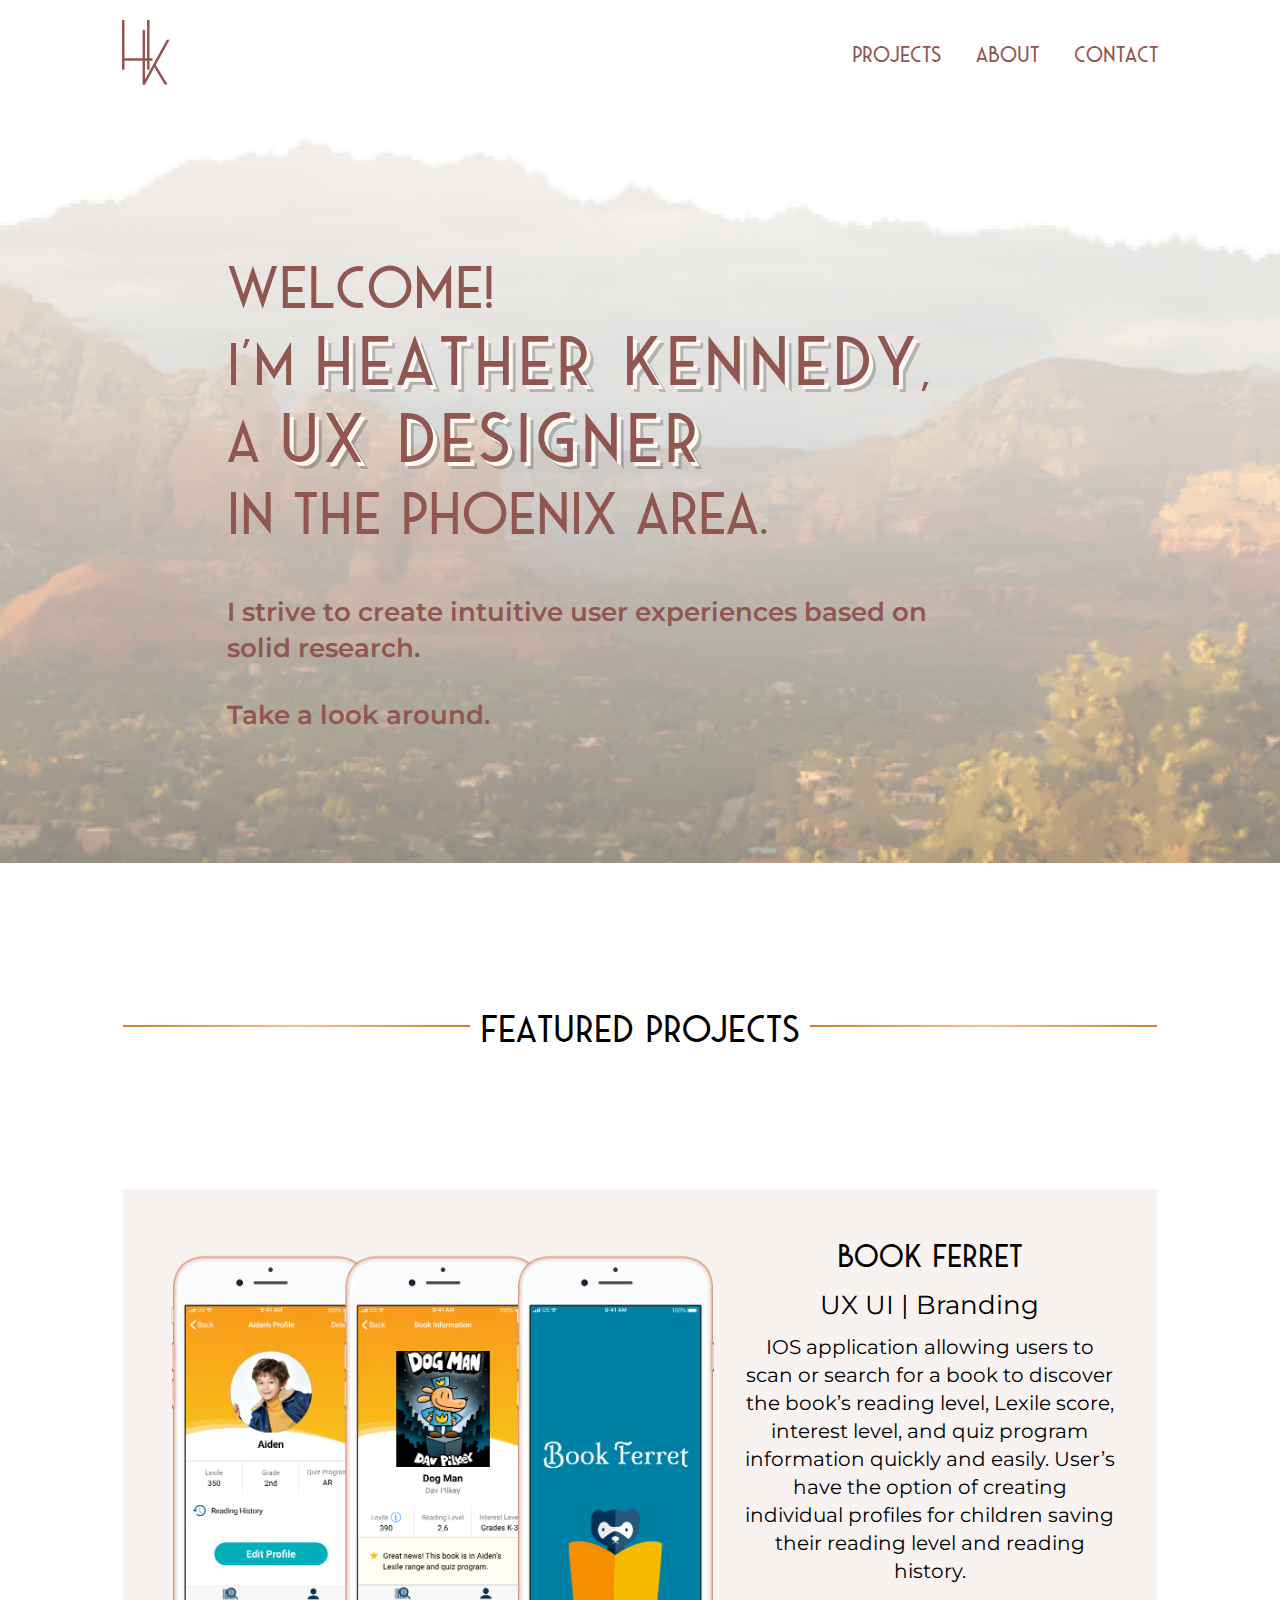
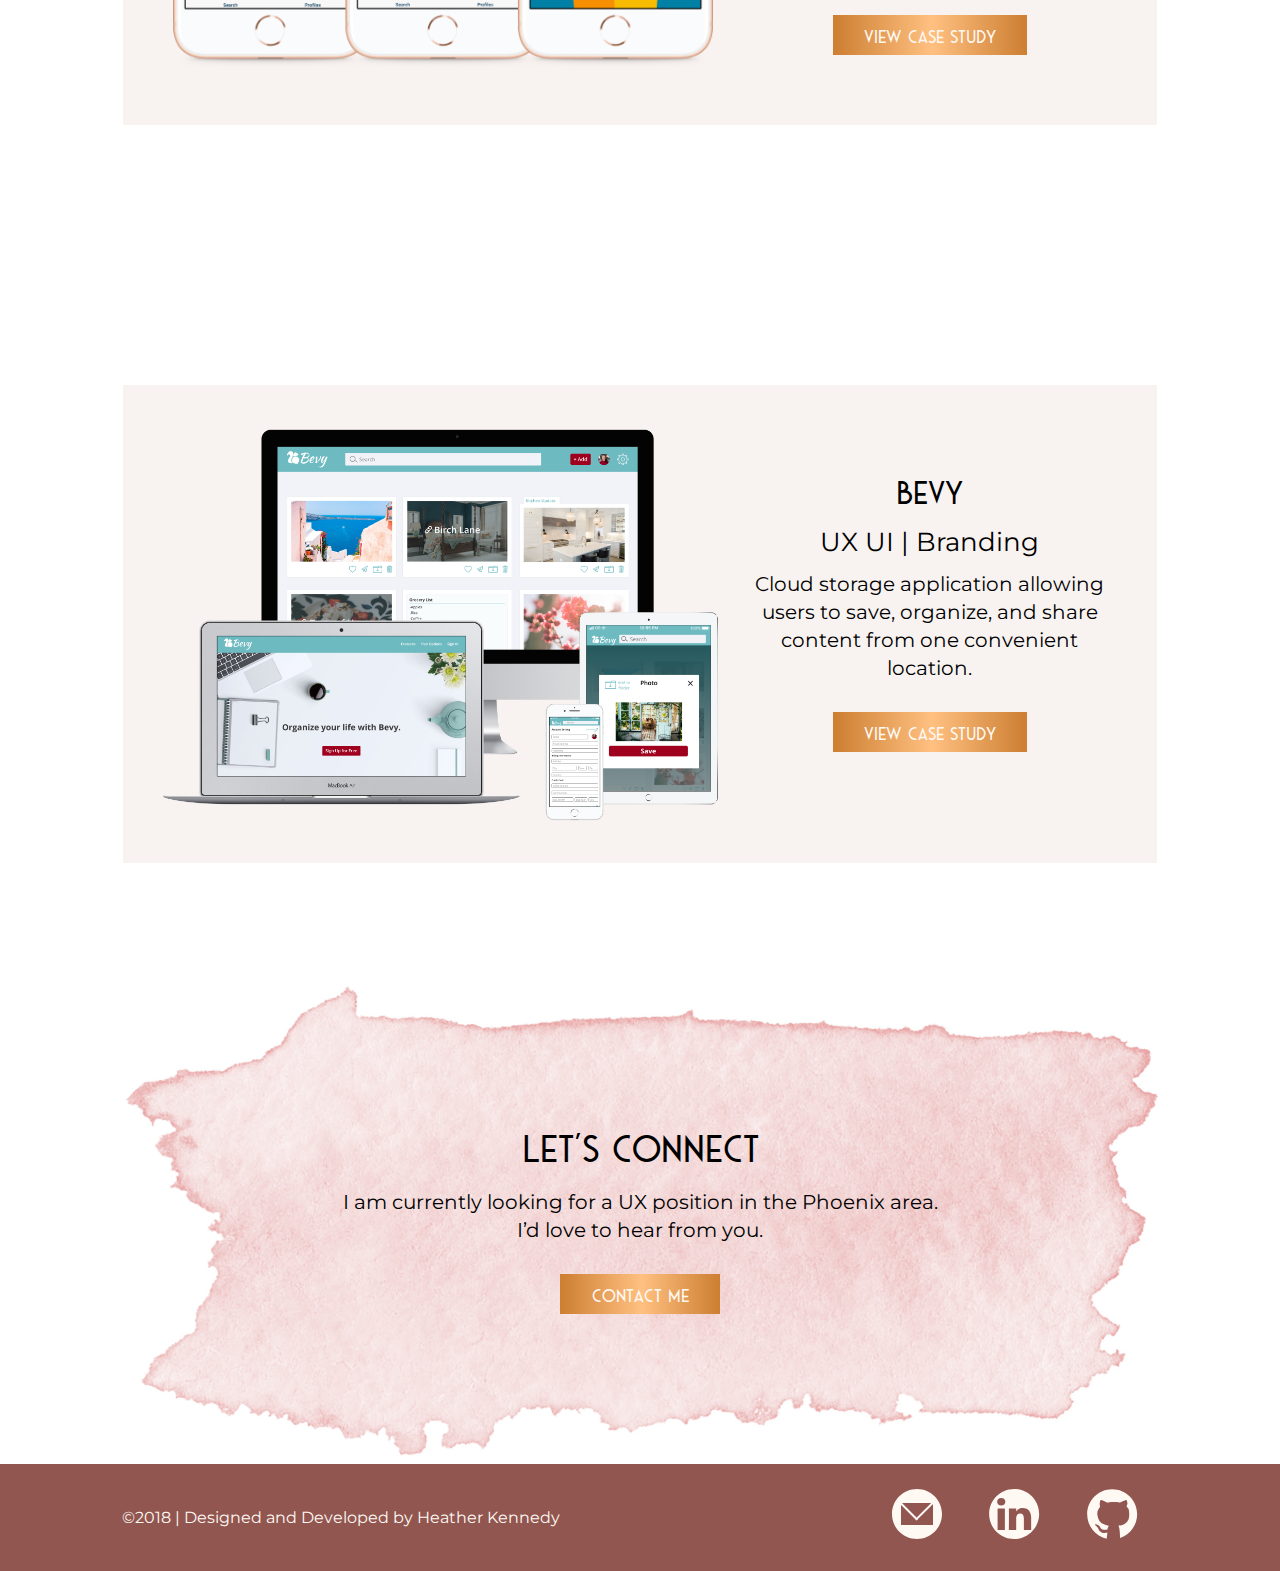
<file: index.html>
<!DOCTYPE html>
<html lang="en-US">
  <head>
    <!--basic info-->
    <title>Portfolio | Heather Kennedy</title>
    <meta charset="utf-8">
    <meta name="description" content="This portfolio was designed and coded by Heather Kennedy.">
    <meta name="author" content="Heather Kennedy">
    <!--mobile -->
    <meta name="viewport" content="width=device-width, initial-scale=1">
    <!--fonts-->
    <link href="https://fonts.googleapis.com/css?family=Montserrat:400,600" rel="stylesheet">
    <link href="https://fonts.googleapis.com/css?family=Kaushan+Script|Open+Sans:400,600" rel="stylesheet">
    <link href="https://fonts.googleapis.com/css?family=Milonga|Roboto:bold" rel="stylesheet">
    <!--CSS-->
    <link rel="stylesheet" href="css/reset.css">
    <link rel="stylesheet" type="text/css" href="css/font.css">
    <link rel="stylesheet" href="css/style.css">
    <!-- Global site tag (gtag.js) - Google Analytics -->
    <script async src="https://www.googletagmanager.com/gtag/js?id=UA-130767394-1"></script>
    <script>
      window.dataLayer = window.dataLayer || [];
      function gtag(){dataLayer.push(arguments);}
      gtag('js', new Date());

      gtag('config', 'UA-130767394-1');
    </script>
    <!--favicon-->
    <link rel="shortcut icon" type="images/png" href="images/favicon.png">
  </head>
  <body>
    <div class="container">
      <header class="home-nav">
        <a class="logo" href="index.html">
          <img class="hk-logo" src="images/hk-logo.svg" alt="HK logo">
        </a>
        <nav class="nav">
          <ul class="navigation">
            <li>
              <a class="portfolio" href="#projects">Projects</a>
            </li>
            <li>
              <a href="about.html">About</a>
            </li>
            <li>
              <a href="contact.html">Contact</a>
            </li>
          </ul>
        </nav>
       </header>
      <!--hero-->
      <section class="hero">
        <h1 class="statement">Welcome!<br>I’m <span>Heather Kennedy</span>,<br>a <span>UX Designer</span><br>in the Phoenix area.</h1>
        <p class="sentence">I strive to create intuitive user experiences based on solid research.</p>
        <p>Take a look around.</p>
      </section>
      <!--middle-->
      <section class="projects-home">
        <h1 class="featured">Featured Projects</h1>
        <section class="project-right" id="projects">
          <img src="images/bf-hero.png" alt="screens of Bevy">
          <div class="text-right">
            <h2>Book Ferret</h2>
            <h3>UX UI | Branding</h3>
            <p>IOS application allowing users to scan or search for a book to discover the book’s reading level, Lexile score, interest level, and quiz program information quickly and easily. User’s have the option of creating individual profiles for children saving their reading level and reading history.</p>
            <a href="project2.html" class="button">View Case Study</a>
          </div>
        </section>
        <section class="project-right" id="projects">
          <img src="images/bevy-hero.png" alt="screens of Bevy">
          <div class="text-right">
            <h2>Bevy</h2>
            <h3>UX UI | Branding</h3>
            <p>Cloud storage application allowing users to save, organize, and share content from one convenient location.</p>
            <a href="project.html" class="button">View Case Study</a>
          </div>
        </section>
      </section>

      <!--Bottom-->
      <section class="bottom">
        <h1>Let's Connect</h1>
        <p>I am currently looking for a UX position in the Phoenix area.<br>I’d love to hear from you.</p>
        <a href="contact.html" class="button">Contact Me</a>
      </section>

      <footer>
        <p class="copyright">©2018 | Designed and Developed by Heather Kennedy</p>
        <ul class="social">
          <li>
            <a class="mail" href="contact.html">
              <img src="images/email-1.svg" alt="email icon">
            </a>
          </li>
          <li>
            <a class="linkedin" href="https://www.linkedin.com/in/hkennedydesign/" target="_blank">
              <img src="images/linkedin-1.svg" alt="LinkedIn icon">
            </a>
          </li>
          <li>
            <a class="github" href="https://github.com/HMKennedy" target="_blank">
              <img src="images/github-1.svg" alt="GitHub icon">
            </a>
          </li>
        </ul>
      </footer>
    </div>
  </body>
</html>
</file>
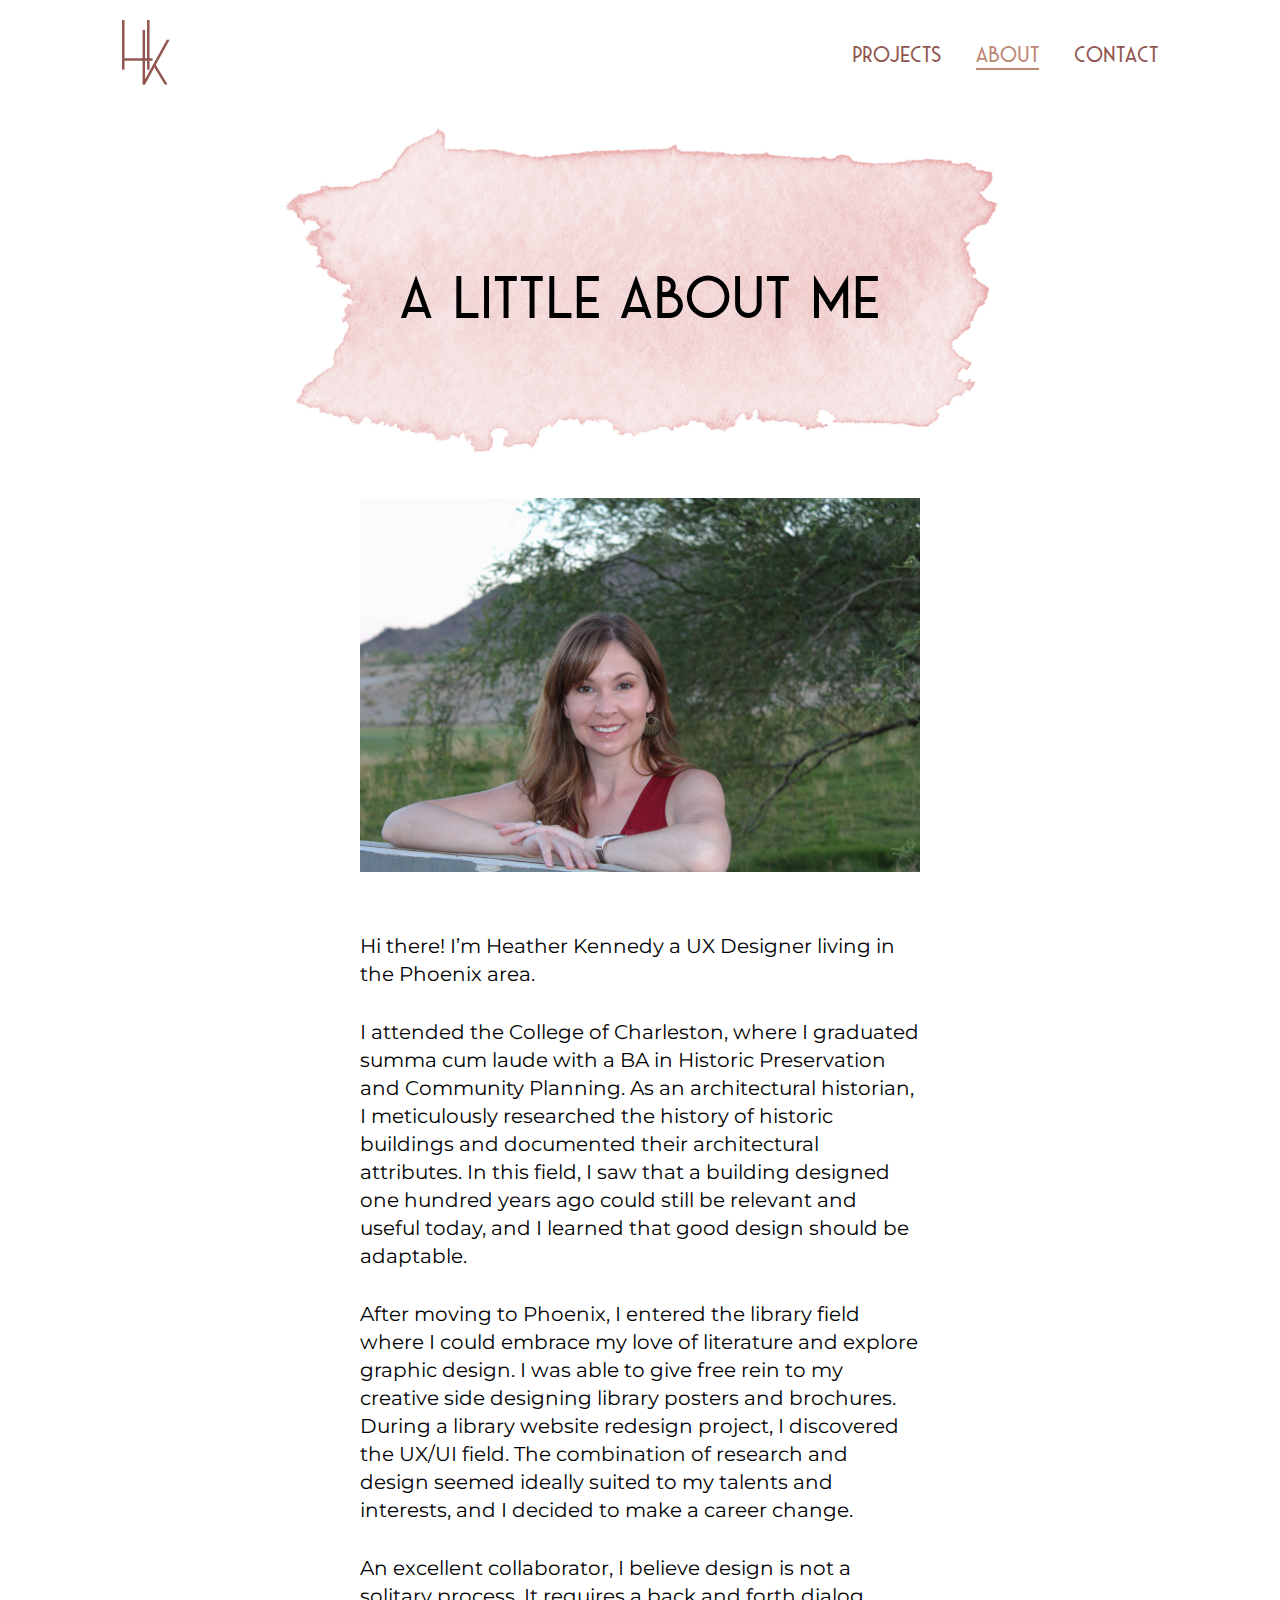
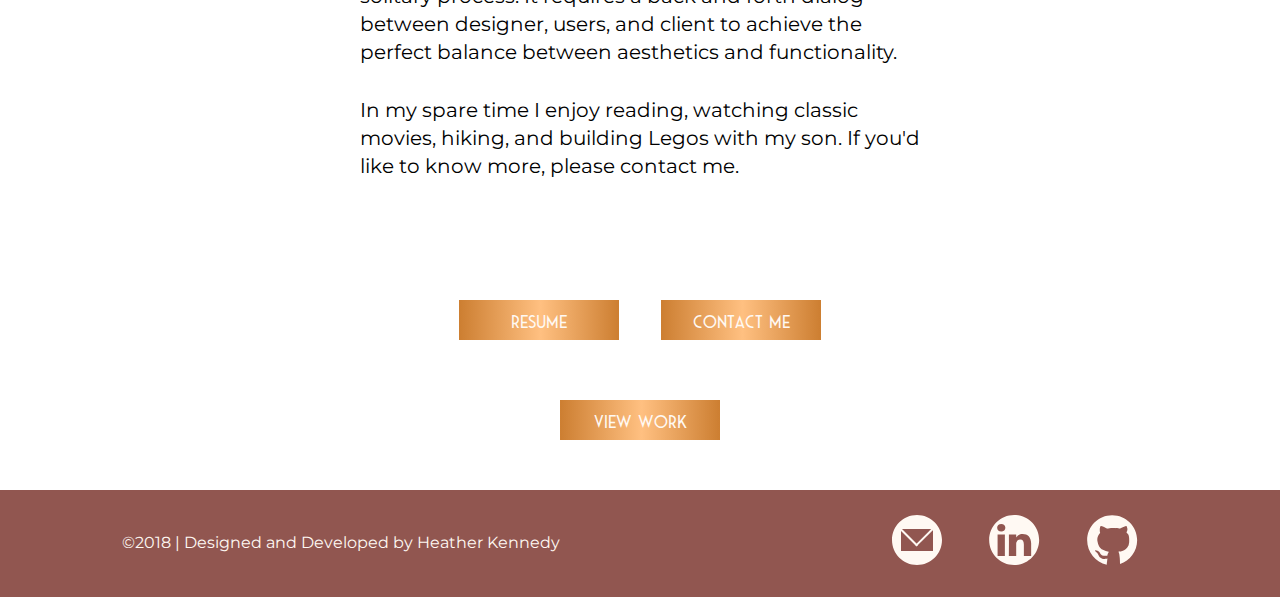
<file: about.html>
<!DOCTYPE html>
<html>
  <head>
    <!--basic info-->
    <title>Portfolio | Heather Kennedy</title>
    <meta charset="utf-8">
    <meta name="description" content="This portfolio was designed and coded by Heather Kennedy.">
    <meta name="author" content="Heather Kennedy">
    <!--mobile -->
    <meta name="viewport" content="width=device-width, initial-scale=1">
    <!--fonts-->
    <link href="https://fonts.googleapis.com/css?family=Montserrat:400,600" rel="stylesheet">
    <link href="https://fonts.googleapis.com/css?family=Kaushan+Script|Open+Sans:400,600" rel="stylesheet">
    <link href="https://fonts.googleapis.com/css?family=Milonga|Roboto:bold" rel="stylesheet">
    <!--CSS-->
    <link rel="stylesheet" href="css/reset.css">
    <link rel="stylesheet" type="text/css" href="css/font.css">
    <link rel="stylesheet" href="css/style.css">
    <!-- Global site tag (gtag.js) - Google Analytics -->
    <script async src="https://www.googletagmanager.com/gtag/js?id=UA-130767394-1"></script>
    <script>
      window.dataLayer = window.dataLayer || [];
      function gtag(){dataLayer.push(arguments);}
      gtag('js', new Date());

      gtag('config', 'UA-130767394-1');
    </script>
    <!--favicon-->
    <link rel="shortcut icon" type="images/png" href="images/favicon.png">
  </head>
  <body>
    <div class="container">
      <header>
        <a class="logo" href="index.html">
          <img class="hk-logo" src="images/hk-logo.svg" alt="HK logo">
        </a>
        <nav class="nav">
         <ul class="navigation">
          <li>
            <a class="portfolio" href="index.html#projects">Projects</a>
          </li>
          <li>
            <a class="selected" href="about.html">About</a>
          </li>
          <li>
            <a href="contact.html">Contact</a>
          </li>
          </ul>
        </nav>
      </header>
      <!--hero-->
     <div class="about">
        <section class="about-hero">
          <img class="me-circle" src="images/me-circle.png" alt="photo of portfolio owner">
          <h1>A Little About Me</h1>
        </section>
      <!--about me text-->
        <section class="about-main">
          <img class="me-rec" src="images/me-rec.png" alt="photo of portfolio owner">
          <p class="bio">Hi there! I’m Heather Kennedy a UX Designer living in the Phoenix area.</p>
          <p class="bio">I attended the College of Charleston, where I graduated summa cum laude with a BA in Historic Preservation and Community Planning. As an architectural historian, I meticulously researched the history of historic buildings and documented their architectural attributes. In this field, I saw that a building designed one hundred years ago could still be relevant and useful today, and I learned that good design should be adaptable.</p>
          <p class="bio">After moving to Phoenix, I entered the library field where I could embrace my love of literature and explore graphic design. I was able to give free rein to my creative side designing library posters and brochures. During a library website redesign project, I discovered the UX/UI field. The combination of research and design seemed ideally suited to my talents and interests, and I decided to make a career change.</p>
          <p class="bio">An excellent collaborator, I believe design is not a solitary process. It requires a back and forth dialog between designer, users, and client to achieve the perfect balance between aesthetics and functionality.</p>
          <p>In my spare time I enjoy reading, watching classic movies, hiking, and building Legos with my son. If you'd like to know more, please contact me.</p>
        </section>
        <section class="about-buttons">
            <a href="https://drive.google.com/file/d/16MoYlZmHMIorm4z_dKm0aCXMeL7u9jwE/view?usp=sharing" target="_blank" class="button">Resume</a>
            <a href="contact.html" class="button">Contact Me</a>
            <a href="index.html#projects" class="button">View Work</a>
        </section>
      </div>
      <footer>
        <p class="copyright">©2018 | Designed and Developed by Heather Kennedy</p>
        <ul class="social">
          <li>
            <a class="mail" href="contact.html">
              <img src="images/email-1.svg" alt="email icon">
            </a>
          </li>
          <li>
            <a class="linkedin" href="https://www.linkedin.com/in/hkennedydesign/" target="_blank">
              <img src="images/linkedin-1.svg" alt="LinkedIn icon">
            </a>
          </li>
          <li>
            <a class="github" href="https://github.com/HMKennedy" target="_blank">
              <img src="images/github-1.svg" alt="GitHub icon">
            </a>
          </li>
        </ul>
      </footer>
    </div>
  </body>
</html>
</file>
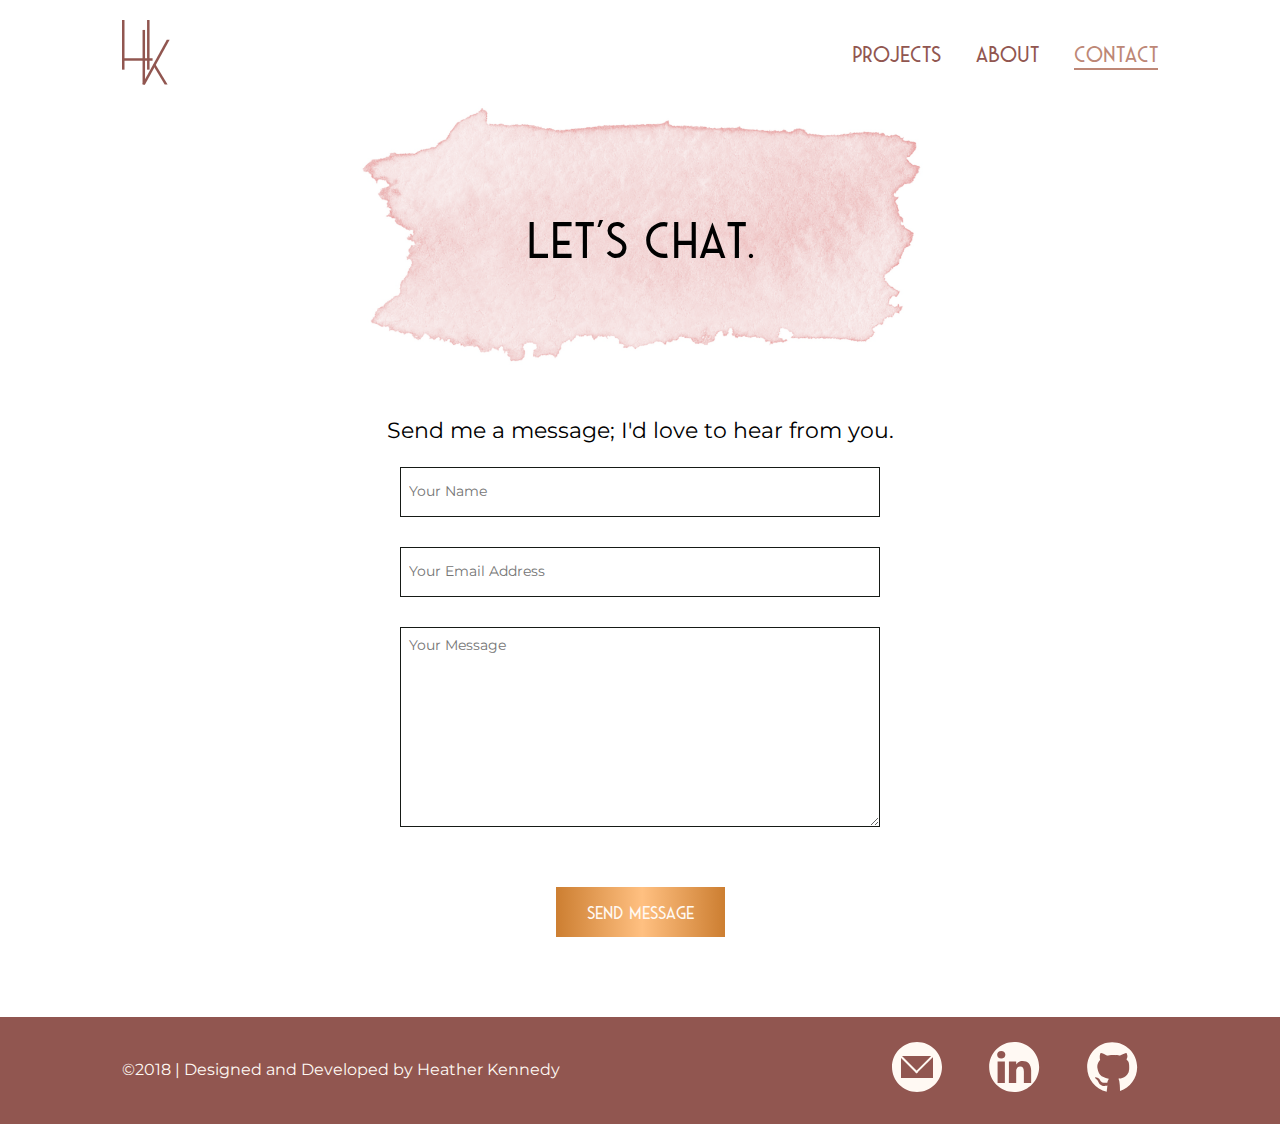
<file: contact.html>
<!DOCTYPE html>
<html>
  <head>
    <!--basic info-->
    <title>Portfolio | Heather Kennedy</title>
    <meta charset="utf-8">
    <meta name="description" content="This portfolio was designed and coded by Heather Kennedy.">
    <meta name="author" content="Heather Kennedy">
    <!--mobile -->
    <meta name="viewport" content="width=device-width, initial-scale=1">
    <!--fonts-->
    <link href="https://fonts.googleapis.com/css?family=Montserrat:400,600" rel="stylesheet">
    <link href="https://fonts.googleapis.com/css?family=Kaushan+Script|Open+Sans:400,600" rel="stylesheet">
    <link href="https://fonts.googleapis.com/css?family=Milonga|Roboto:bold" rel="stylesheet">
    <!--CSS-->
    <link rel="stylesheet" href="css/reset.css">
    <link rel="stylesheet" type="text/css" href="css/font.css">
    <link rel="stylesheet" href="css/style.css">
    <!-- Global site tag (gtag.js) - Google Analytics -->
    <script async src="https://www.googletagmanager.com/gtag/js?id=UA-130767394-1"></script>
    <script>
      window.dataLayer = window.dataLayer || [];
      function gtag(){dataLayer.push(arguments);}
      gtag('js', new Date());

      gtag('config', 'UA-130767394-1');
    </script>
    <!--favicon-->
    <link rel="shortcut icon" type="images/png" href="images/favicon.png">
  </head>
  <body>
    <div class="container">
      <header>
        <a class="logo" href="index.html">
          <img class="hk-logo" src="images/hk-logo.svg" alt="HK logo">
        </a>
        <nav class="nav">
         <ul class="navigation">
          <li>
            <a class="portfolio" href="index.html#projects">Projects</a>
          </li>
          <li>
            <a href="about.html">About</a>
          </li>
          <li>
            <a class="selected" href="contact.html">Contact</a>
          </li>
          </ul>
        </nav>
      </header>
      <!--hero-->
      <section class="contact-hero">
        <h1>Let's chat.</h1>
      </section>
      <!--contact form-->
      <section class="contact-form">
        <h4>Send me a message; I'd love to hear from you.</h4>
        <form action="https://formspree.io/heather.m.kennedy513@gmail.com" method="POST">
          <input placeholder="Your Name" type="text" name="name">
          <input placeholder="Your Email Address" type="email" name="_replyto">
          <textarea placeholder="Your Message" name="message"></textarea>
          <input class="button" id="submit" type="submit" value="Send Message">
        </form>
      </section>
      <footer>
        <p class="copyright">©2018 | Designed and Developed by Heather Kennedy</p>
        <ul class="social">
          <li>
            <a class="mail" href="contact.html">
              <img src="images/email-1.svg" alt="email icon">
            </a>
          </li>
          <li>
            <a class="linkedin" href="https://www.linkedin.com/in/hkennedydesign/" target="_blank">
              <img src="images/linkedin-1.svg" alt="LinkedIn icon">
            </a>
          </li>
          <li>
            <a class="github" href="https://github.com/HMKennedy" target="_blank">
              <img src="images/github-1.svg" alt="GitHub icon">
            </a>
          </li>
        </ul>
      </footer>
    </div>
  </body>
</html>
</file>
<file: css/font.css>
/**
 * @license
 * MyFonts Webfont Build ID 3691237, 2018-12-27T01:07:28-0500
 *
 * The fonts listed in this notice are subject to the End User License
 * Agreement(s) entered into by the website owner. All other parties are
 * explicitly restricted from using the Licensed Webfonts(s).
 *
 * You may obtain a valid license at the URLs below.
 *
 * Webfont: SaveurSans-Regular by Arkitype
 * URL: https://www.myfonts.com/fonts/arkitype/saveur-sans/regular/
 * Copyright: Copyright &#x00A9; 2017 by Andrew Footit. All rights reserved.
 * Licensed pageviews: 10,000
 *
 *
 * License: https://www.myfonts.com/viewlicense?type=web&buildid=3691237
 *
 * © 2018 MyFonts Inc
*/


/* @import must be at top of file, otherwise CSS will not work */
@import url("//hello.myfonts.net/count/3852e5");


@font-face {font-family: 'SaveurSans-Regular';src: url('../css/3852E5_0_0.eot');src: url('../css/3852E5_0_0.eot?#iefix') format('embedded-opentype'),url('../css/3852E5_0_0.woff2') format('woff2'),url('../css/3852E5_0_0.woff') format('woff'),url('../css/3852E5_0_0.ttf') format('truetype');}
</file>
<file: css/style.css>
* {
  box-sizing: border-box;
}

/* Text, Links, Buttons, Images */
html {
  font-size: 10px;
  scroll-behavior: smooth;
}


h1 {
  color: #000000;
  font-family: 'SaveurSans-Regular', arial, sans-serif;
  font-size: 3rem;
  font-style: normal;
  font-weight: normal;
  line-height: 120%;
  padding: 2rem 0;
}

h2 {
  color: #000000;
  font-family: 'SaveurSans-Regular', arial, sans-serif;
  font-size: 2rem;
  font-weight: normal;
  line-height: 150%;
}

h3 {
  color: #000000;
  font-family: 'Montserrat', arial, sans-serif;
  font-size: 1.8rem;
  font-weight: 600;
  line-height: 140%;
}

h4 {
  color: #000000;
  font-family: 'Montserrat', arial, sans-serif;
  font-size: 1.6rem;
  font-weight: 600;
  line-height: 140%;
}

p {
  color: #000000;
  font-family: 'Montserrat', arial, sans-serif;
  font-size: 1.6rem;
  font-weight: 400;
  line-height: 140%;
  max-width: 80rem;
}

ul {
  list-style-image: url(../images/bullet.svg);
}

li {
    color: #000000;
    font-family: 'Montserrat', arial, sans-serif;
    font-size: 1.6rem;
    font-weight: 400;
    line-height: 140%;
}

a {
  color: #915650;
  font-family: 'SaveurSans-Regular', arial, sans-serif;
  font-size: 1.6rem;
  font-weight: 400;
  text-decoration: none;
  transition: all .25s linear;
}

.nav a:hover {
  border-bottom: solid;
  border-width: .2rem;
  color: #bd8776;
  padding-bottom: .5rem;
}

.selected {
  border-bottom: solid;
  border-width: .2rem;
  color: #bd8776;
  padding-bottom: .5rem;
}

.button {
    background-image: linear-gradient(to right, #cd7f32 0%, #ffc081 51%, #cd7f32 100%);
    border: .1rem solid rgba(0, 0, 0, 0);
    box-shadow: 0 0 0 .5rem rgba(0, 0, 0, 0);
    color: #fff9f3;
    display: inline-block;
    font-size: 1.6rem;
    font-family: 'SaveurSans-Regular', arial, sans-serif;
    font-weight: normal;
    margin: 3rem 0;
    padding: 1rem 3rem;
    text-align: center;
    text-decoration: none;

}

.button:hover {
  background-color: rgba(0, 0, 0, 0);
  background-image: none;
  border: .1rem solid #cd7f32;
  box-shadow: 0 0 0 .5rem rgba(0, 0, 0, 0);
  color: #cd7f32;
}


img {
  max-width: 100%;
}

.container {
  background-color: #ffffff;
  display: grid;
  grid-template-columns: 1fr;
  margin: 0 auto;
}

/* Nav Bar */
header {
  display: grid;
  grid-column: 1 / -1;
  grid-template-rows: 1fr;
  padding: 2rem;
}

.logo {
  grid-row: 1 / span 1;
}

.hk-logo {
  max-height: 4rem;
}

.nav {
  align-self: center;
  grid-row: 1 / span 1;
  text-align: center;
}

.navigation li {
  display: inline;
  padding-left: 2rem;
}

/* Footer */
footer {
  background-color: #915650;
  display: grid;
  grid-column: 1 / -1;
  grid-auto-rows: 1fr .5fr;
}

.copyright {
  color: #fff9f3;
  font-family: 'Montserrat', arial, sans-serif;
  font-size: 1.6rem;
  grid-row: 2 / span 1;
  max-width: 100%;
  text-align: center;
}

.social {
  grid-row: 1 / span 1;
  padding: 2.5rem 0;
  text-align: center;
}

.social li {
  display: inline;
  padding: 0 2rem;
}

/****** Homepage ******/

/* hero section */
 .hero {
   background: url(../images/hero2.png);
   background-position: center top;
   background-size: cover;
   grid-column: 1 / -1;
   padding: 9rem 2rem;
 }

 .hero h1 {
   color: #915650;
   font-size: 4rem;
   padding-bottom: 3rem;
 }

 .hero p {
   color: #915650;
   font-size: 2rem;
   font-weight: 600;
   padding-bottom: 1rem;
 }

.statement span {
  font-size: 5rem;
  letter-spacing: .5rem;
  text-shadow:
         .4rem .4rem 0rem #fff9f3,
         .7rem .7rem 0rem rgba(0, 0, 0, 0.2);
}

/* Bevy section */
.projects-home {
  grid-column: 1 / -1;
}

.featured {
  grid-column: 1 / -1;
  align-items: center;
  display: grid;
  grid-template-columns: 1fr auto 1fr;
  grid-gap: 1rem;
  padding: 8rem 2rem 0 2rem;
}

.featured:before, .featured:after {
  background: linear-gradient(to right, #cd7f32, #ffc081, #cd7f32);
  content: '';
  display: block;
  height: .2rem;
}

.project-right {
  background-color: rgb(189, 135, 118, .1);
  padding: 4rem 2rem;
  margin: 4rem 2rem;
}

.project-right img {
  display: block;
  margin: 0 auto;
  width: auto;
}

.text-right h3 {
  font-weight: 400;
  padding-top: 1rem;
}

.text-right a {
 display: flex;
 justify-content: center;
}

.text-right {
  text-align: center;
}

.text-right p {
  padding-top: 1rem;
}

/* Closing */
 .bottom {
   background: url(../images/watercolor.png) center / contain;
   background-repeat: no-repeat;
   /*background: url(../images/contact-hero.svg) center / contain;*/
   grid-column: 1 / -1;
   padding: 8rem 2rem;
   text-align: center;
 }

 .bottom a {
     display: flex;
     justify-content: center;
 }


/***** About *****/
.about {
  grid-column: 1 / -1;
  padding: 2rem;
}

.about-hero img {
  display: block;
  margin: 0 auto;
  max-width: 20rem;
}

.about-hero h1 {
  text-align: center;
}

.about-main {
  grid-column: 1 / -1;
  padding: 2rem 2rem 4rem 2rem;
}

.about-main img {
  display: none;
}

.about-main p {
  padding-bottom: 3rem;
}

.about-buttons a {
    display: flex;
    justify-content: center;
}

/**** Contact ****/
.contact-hero {
  background: url(../images/watercolor.png) center / contain;
  background-repeat: no-repeat;
  /*background: url(../images/contact-hero.svg) center / contain;*/
  grid-column: 1 / -1;
  padding: 8rem 2rem;
  text-align: center;
}

.contact-hero h1 {
  font-size: 5rem;
}

.contact-form {
  grid-column: 1 / -1;
  padding: 5rem 2rem;
  text-align: center;
}

.contact-form h4 {
  font-weight: 400;
  padding-bottom: 2rem;
}

input, textarea{
  border: .1rem solid #161a16;
  color: #000000;
  display: block;
  font-family: 'Montserrat', arial, sans-serif;
  font-size: 1.4rem;
  font-weight: 400;
  line-height: 140%;
  padding: .8rem;
  margin: 0 auto 3rem auto;
  max-width: 48rem;
  min-height: 5rem;
  width: 100%;
}

textarea {
  min-height: 20rem;
}


/***** Case Study-Bevy *****/

/* Hero */
.bevy-hero {
  grid-column: 1 / -1;
  padding: 8rem 2rem;
}

.hero-image {
  background: url(../images/watercolor.png) center / contain;
  background-repeat: no-repeat;
}

.hero-image img {
  display: block;
  margin: 0 auto;
  width: auto;
}

.intro {
  text-align: center;
}

.intro a {
    display: flex;
    justify-content: center;
}

.divider {
  padding: 2rem 0;
}

.role {
  padding-bottom: 3rem;
  text-align: center;
}

.role ul {
  display: inline-block;
  text-align: left;
}

.deliverables {
  padding-bottom: 3rem;
  text-align: center;
}

.deliverables ul {
  display: inline-block;
  text-align: left;
}

.tools {
  text-align: center;
}

.tools ul {
  display: inline-block;
  text-align: left;
}

.bevy-hero h2 {
  padding-bottom: 1rem;
}

/* Problem  & Solution*/
.prob-sol {
  background-color: #915650;
  grid-column: 1 / -1;
  padding: 8rem 2rem;
}

.prob-sol h2 {
  color: #fff9f3;
  padding-bottom: 1rem;
}

.prob-sol p {
  color: #fff9f3;
}

.problem {
  padding-bottom: 5rem;
}

/* Competitive Analysis */
.comp-ana {
  grid-column: 1 / -1;
  padding: 8rem 2rem;
}

.heading-lines {
  grid-column: 1 / -1;
  align-items: center;
  display: grid;
  grid-template-columns: 1fr auto 1fr;
  grid-gap: 1rem;
}

.heading-lines:before, .heading-lines:after {
  background: linear-gradient(to right, #cd7f32, #ffc081, #cd7f32);
  content: '';
  display: block;
  height: .2rem;
}

.comp-ana p {
  padding-top: 1rem;
}

.ca-text h4 {
  padding: 2rem 0;
}

.ca-text ul {
  padding-left: 2rem;
}

.competition {
  display: none;
}

.ca-button a {
    display: flex;
    justify-content: center;
}

/* User Research */
.user-research {
  grid-column: 1 / -1;
  padding: 0 2rem 8rem 2rem;
}

.user-research  p {
  padding: 1rem 0;
}

.user-research a {
    display: flex;
    justify-content: center;
}

.graph h3 {
  padding: 2rem 0;
}

.stats {
  margin-top: 4rem;
}

.stats p {
  padding: 2rem 0 5rem 0;
  text-align: center;
}

.stats img {
  display: block;
  margin: 0 auto;
  width: auto;
}

.stat-d p {
  padding-bottom: 0;
}


/* User Personas */
.user-personas {
  grid-column: 1 / -1;
  padding: 0 2rem 8rem 2rem;
}

.user-personas h4 {
  padding: 1rem 0;
}

.user-personas li {
  margin-left: 2rem;
}

.megan-mobile {
  padding: 1rem 0;
}

.megan {
  display: none;
}

.adam-mobile {
  padding: 6rem 0 1rem 0;
}

.adam {
  display: none;
}

/* User Stories */
.user-stories {
  grid-column: 1 / -1;
  padding: 0 2rem 8rem 2rem;
}

.user-stories p {
  padding: 1rem 0;
}

.user-stories h3 {
  padding: 1rem 0;
}

.user-stories li {
  margin-left: 2rem;
}

.us-text a {
    display: flex;
    justify-content: center;
}

/* User Flows */
.user-flows {
  grid-column: 1 / -1;
  padding: 0 2rem 8rem 2rem;
}

.user-flows p {
  padding: 1rem 0;
}

.user-flows h3 {
  padding: 6rem 0 1rem 0;
}

.uf-button a {
  display: flex;
  justify-content: center;
}

/* Wireframes */
.wireframes {
  grid-column: 1 / -1;
  padding: 0 2rem 8rem 2rem;
}

.wireframes p {
  padding-top: 1rem;
}

.wireframes a {
  display: flex;
  justify-content: center;
}

.wireframes h3 {
  padding: 6rem 0 1rem 0;
}

.wfsketch-lg {
  display: none;
}

.wf-lg {
  display: none;
}

/* Wireframe Prototype and User Testing */
.prototype {
  grid-column: 1 / -1;
  padding: 0 2rem 8rem 2rem;
}

.prototype p {
  padding-top: 1rem;
}

.prototype h3 {
  padding-top: 6rem;
  text-align: center;
}

.prototype h4 {
  padding-top: 1.5rem;
}

.prototype img {
  display: block;
  margin: 0 auto;
  padding-top: 6rem;
  width: 100%;
}

/* Branding */
.branding {
  grid-column: 1 / -1;
  padding: 0 2rem 8rem 2rem;
}

.branding p {
  padding-top: 1rem;
}

.branding img {
  display: block;
  margin: 0 auto;
  width: 100%;
}

.logos h4 {
  padding: 6rem 0 1rem 0;

}

.style-guide {
  margin-top: 10rem;
}

.color {
  margin-top: 3rem;
}

.red {
  background-color: #b40005;
  display: inline-block;
  height: 18rem;
  margin: 1rem;
  width: 18rem;
}

.red p {
  color: #ffffff;
  padding-left: 1rem;
}

.turquoise {
  background-color: #6ebac1;
  display: inline-block;
  height: 18rem;
  margin: 1rem;
  width: 18rem;
}

.turquoise p {
  color: #ffffff;
  padding-left: 1rem;
}

.white {
  background-color: #ffffff;
  border: .1rem solid #000000;
  display: inline-block;
  height: 18rem;
  margin: 1rem;
  width: 18rem;
}

.white p {
  color: #000000;
  padding-left: 1rem;
}

.navy {
  background-color: #19324c;
  display: inline-block;
  height: 18rem;
  margin: 1rem;
  width: 18rem;
}

.navy p {
  color: #ffffff;
  padding-left: 1rem;
}

.gray {
  background-color: #383939;
  display: inline-block;
  height: 18rem;
  margin: 1rem;
  width: 18rem;
}

.gray p {
  color: #ffffff;
  padding-left: 1rem;
}

.ltgray {
  background-color: #7e7f7f;
  display: inline-block;
  height: 18rem;
  margin: 1rem;
  width: 18rem;
}

.ltgray p {
  color: #ffffff;
  padding-left: 1rem;
}

     /* Book Ferret Colors */
     .blue1 {
       background-color: #007597;
       display: inline-block;
       height: 18rem;
       margin: 1rem;
       width: 18rem;
     }
     .blue1 p {
       color: #ffffff;
       padding-left: 1rem;
     }
     .orange {
       background-color: #f78f00;
       display: inline-block;
       height: 18rem;
       margin: 1rem;
       width: 18rem;
     }
     .orange p {
       color: #000000;
       padding-left: 1rem;
     }
     .blue2 {
       background-color: #003356;
       display: inline-block;
       height: 18rem;
       margin: 1rem;
       width: 18rem;
     }
     .blue2 p {
       color: #ffffff;
       padding-left: 1rem;
     }
     .blue3 {
       background-color: #00afba;
       display: inline-block;
       height: 18rem;
       margin: 1rem;
       width: 18rem;
     }
     .blue3 p {
       color: #000000;
       padding-left: 1rem;
     }
     .yellow {
       background-color: #f7bb00;
       display: inline-block;
       height: 18rem;
       margin: 1rem;
       width: 18rem;
     }
     .ltgray p {
       color: #000000;
       padding-left: 1rem;
     }
     .gray1 {
       background-color: #8f8e94;
       display: inline-block;
       height: 18rem;
       margin: 1rem;
       width: 18rem;
     }
     .gray1 p {
       color: #ffffff;
       padding-left: 1rem;
     }

     .bf-brandtf span {
       font-family: 'Milonga', cursive, serif;
       font-size: 4.8rem;
       font-weight: 400;
       line-height: 150%;
     }
     .bf-heading1 span {
       font-family: 'Roboto', arial, sans-serif;
       font-size: 3.4rem;
       font-weight: 600;
       line-height: 150%;
     }
     .bf-heading2 span {
       font-family: 'Roboto', arial, sans-serif;
       font-size: 2.8rem;
       font-weight: 600;
       line-height: 150%;
     }
     .bf-heading3 span {
       font-family: 'Roboto', arial, sans-serif;
       font-size: 2.2rem;
       font-weight: 600;
       line-height: 150%;
     }
     .bf-heading4 span {
       font-family: 'Roboto', arial, sans-serif;
       font-size: 2rem;
       font-weight: 600;
       line-height: 150%;
     }
     .bf-body span {
       font-family: 'Roboto', arial, sans-serif;
       font-size: 1.7rem;
       font-weight: 400;
       line-height: 150%;
     }
     .bf-subheading span {
       font-family: 'Roboto', arial, sans-serif;
       font-size: 1.5rem;
       font-weight: 400;
       line-height: 150%;
     }


.typography {
  margin-top: 3rem;
}

.heading1 span {
  font-family: 'Kaushan Script', arial, sans-serif;
  font-size: 4.8rem;
  font-weight: 400;
  line-height: 150%;
}

.heading2 span {
  font-family: 'Open Sans', arial, sans-serif;
  font-size: 3.6rem;
  font-weight: 600;
  line-height: 150%;
}

.heading3 span {
  font-family: 'Open Sans', arial, sans-serif;
  font-size: 2.4rem;
  font-weight: 400;
  line-height: 150%;
}

.heading4 span {
  font-family: 'Open Sans', arial, sans-serif;
  font-size: 2rem;
  font-weight: 400;
  line-height: 150%;
}

.paragraph span {
  font-family: 'Open Sans', arial, sans-serif;
  font-size: 1.6rem;
  font-weight: 400;
  line-height: 150%;
}

.branding a {
  display: flex;
  justify-content: center;
}

/* High Fidelity Mockups */
.hi-fi {
  grid-column: 1 / -1;
  padding: 0 2rem 8rem 2rem;
}

.hi-fi p {
  padding-top: 1rem;
}

.hi-fi h3 {
  padding: 6rem 0 1rem 0;
}

.hi-fi img {
  display: block;
  margin: 0 auto;
  width: auto;
}

/* Preference Tests */
.preference {
  grid-column: 1 / -1;
  padding: 0 2rem 8rem 2rem;
}

.preference img {
  display: block;
  margin: 0 auto;
  width: 100%;
}

.preference p {
  padding-top: 1rem;
}

.preference h3 {
    padding: 4rem 0 1rem 0;
}

/* High Fidelity Testing */
.hifi-testing {
  grid-column: 1 / -1;
  padding: 0 2rem 8rem 2rem
}

.hifi-testing p {
    padding: 1rem 0;
}

.hifi-testing a {
    display: flex;
    justify-content: center;
}

.hifi-testing img {
    display: block;
    margin: 0 auto;
    padding-bottom: 6rem;
  }

  .test2-im3 img {
    padding-bottom: 0;
  }

  .hifi-testing h3 {
    padding: 4rem 0;
    text-align: center;
  }

  .hifi-testing h4 {
    padding: 1rem 0;
  }

       /*Book Ferret*/
       .bf-tasks {
         padding-top: 2rem;
       }
       .test-5 img {
         padding-bottom: 3rem;
       }

/* Iterations */
.iterations {
  grid-column: 1 / -1;
  padding: 0 2rem 8rem 2rem
}

.iterations p {
  padding: 1rem 0 6rem 0;
}

.iterations h3 {
  padding-bottom: 1rem;
}

.iterations img {
  display: block;
  margin: 0 auto;
  width: auto;
}

.final {
  padding-top: 6rem;
}

/* What I Learned */
.learned {
  grid-column: 1 / -1;
  padding: 0 2rem 8rem 2rem
}

.learned p {
  padding-top: 1rem;
}

.to-top {
  padding-top: 2rem;
}

.to-top a {
    color: #cd7f32;
}

.to-top a:hover {
  color: #bd8776;
}

.learned a {
  display: flex;
  justify-content: center;
}

/**** Case Study - Book Ferret ****/
/* User Research */
.bf-user-research {
  grid-column: 1 / -1;
  padding: 0 2rem 8rem 2rem;
}

.bf-user-research  p {
  padding: 1rem 0;
}

.bf-user-research a {
    display: flex;
    justify-content: center;
}

.bf-user-research img {
  display: block;
  margin: 0 auto;
  width: auto;
}

.bf-user-research h3 {
  padding-top: 4rem;
}

.bf-user-research h4 {
  padding: 1rem 0 4rem 0;
  text-align: center;
}

.bf-graph h4 {
  padding: 4rem 0 1rem 0;
}

.bf-graph img {
  padding-bottom: 4rem;
}

  /* User Personas */
.bf-user-personas {
  grid-column: 1 / -1;
  padding: 0 2rem 8rem 2rem;
}

.bf-user-personas h4 {
  padding: 1rem 0;
}

.bf-user-personas li {
  margin-left: 2rem;
}

.melissa {
  padding: 1rem 0;
}

.maria {
  padding: 6rem 0 1rem 0;
}

.maria-left {
  display: none;
}

.hailey {
  padding: 6rem 0 1rem 0;
}

  /* Prototype and User Testing */
  .bf-prototype {
    grid-column: 1 / -1;
    padding: 0 2rem 8rem 2rem;
  }

  .bf-prototype p {
    padding-top: 1rem;
  }

  .bf-prototype h3 {
    padding-top: 6rem;
  }

  .bf-prototype h4 {
    padding-top: 1.5rem;
  }

  .bf-prototype img {
    display: block;
    margin: 0 auto;
    padding-top: 6rem;
  }

  .bf-prototype li {
    margin-left: 2rem;
  }

  .bf-prototype ul {
    padding-bottom: 4rem;
  }

  /* Preference Test */

  .bf-preference {
    grid-column: 1 / -1;
    padding: 0 2rem 8rem 2rem;
  }

  .bf-preference img {
    display: block;
    margin: 0 auto;
    width: auto;
  }

  .bf-preference p {
    padding-top: 1rem;
  }

  .bf-preference h3 {
      padding: 4rem 0 1rem 0;
  }
  /* High Fidelity Mockups */
  .bf-hi-fi {
    grid-column: 1 / -1;
    padding: 0 2rem 8rem 2rem;
  }

  .bf-hi-fi p {
    padding: 1rem 0 4rem 0;
  }

  .mock-lg {
    display: none;
  }

  /*Iterations */
  .bf-iterations {
    grid-column: 1 / -1;
    padding: 0 2rem 8rem 2rem
  }

  .bf-iterations p {
    padding: 1rem 0 6rem 0;
  }

  .bf-iterations h3 {
    padding-bottom: 1rem;
  }

  .bf-iterations img {
    display: block;
    margin: 0 auto;
    padding-bottom: 6rem;
    width: auto;
  }

  .after-c img {
    padding-bottom: 0;
  }


/**** Tablet Media Queries ****/

@media all and (min-width: 575px) {
  /* Text */
  h1 {
    font-size: 3.8rem;
  }

  h2 {
    font-size: 3.2rem;
  }

  h3 {
    font-size: 2.6rem;
  }

  h4 {
    font-size: 2.2rem;
  }

  p {
    font-size: 2rem;
  }

  li {
    font-size: 2rem;
  }

  a {
    font-size: 2.2rem;
  }

  .button {
    font-size: 1.8rem;
    min-width: 16rem;
  }

  /* Nav Bar */
  header {
    grid-gap: 2rem;
    grid-template-columns: 1fr 1fr 9fr 1fr;
    padding: 2rem 0;
  }

  .logo {
    grid-column: 2 / span 1;
  }

.hk-logo {
  max-height: 5rem;
}

  .nav {
    grid-column: 3 / span 1;
    text-align: right;
  }

  .navigation li {
    padding-left: 3rem;
  }

/**** Homepage ****/
  .hero {
    padding: 10rem 5rem;
  }

  .hero h1 {
    font-size: 6rem;
  }

  .hero p {
    font-size: 2.6rem;
    max-width: 70rem;
  }

  .statement span {
    font-size: 7rem;
  }

  .featured {
    padding: 8rem 5rem 0 5rem;
  }

  .project-right {
    margin: 4rem;
    padding: 4rem;
  }

  .text-right a {
    display: inline-block;
  }

  .bottom {
    padding: 8rem 5rem;
  }

  .bottom p {
    margin: 0 auto;
    max-width: 70rem;
  }

  .bottom a {
    display: inline-block;
  }

/**** About ****/

.about-hero {
  background: url(../images/watercolor.png) center / contain;
  background-repeat: no-repeat;
}

.about-hero h1 {
  padding: 10rem 0 10rem 0;
  text-align: center;
}

.about .me-circle {
  display: none;
}

.about .me-rec {
  display: block;
  margin: 0 auto;
  padding-bottom: 6rem;
  width: auto;
}

.about-main {
  margin: 0 auto;
  max-width: 80rem;
}

.about-main h1 {
  max-width: 68rem;
}

.about-buttons {
  text-align: center;
}

.about-buttons .button{
  display: inline-block;
  margin-left: 2rem;
  margin-right: 2rem;
}

  /**** Contact ****/
  .contact-form .button {
    display: inline-block;
    width: auto;
  }

  /**** Case Study Bevy ****/
  /*hero*/
  .bevy-hero {
    padding: 8rem 4rem;
  }

  .hero-image img {
    max-height: 50rem;
  }

  .intro a {
    display: inline-block;
  }

  .intro {
    margin: 0 auto;
    max-width: 85rem;
    padding: 0 4rem;
  }

  /*problem solution*/
  .prob-sol {
    padding: 8rem 4rem;
  }

  .problem {
    margin: 0 auto;
    padding-bottom: 7rem;
  }

  .solution {
    margin: 0 auto;
  }

  /*competitive analysis*/
  .comp-ana {
    padding: 8rem 4rem;
  }

.ca-button {
  text-align: center;
}

  .ca-button a {
    display: inline-block;
  }

    /*user research*/
    .user-research {
      padding: 0 4rem 8rem 4rem;
    }

    .user-research a {
      display: inline-block;
    }

    .stats{
      display: grid;
      grid-gap: 2rem;
      grid-template-columns: 3fr 3fr;
    }

  .ur-text {
    text-align: center;
  }

    /*user personas*/
    .user-personas {
      display: grid;
      grid-gap: 2rem;
      grid-template-columns: 2fr 2fr 2fr;
      padding: 0 4rem 8rem 4rem;
    }

    .megan-mobile {
      display: none;
    }

    .megan {
      display: block;
      grid-column: 1 / 2;
      margin-top: 4rem;
    }

    .box-m {
      grid-column: 2 / 4;
      margin-top: 4rem;
    }

    .adam-mobile {
      display: none;
    }

    .box-a {
      grid-column: 1 / 3;
      margin-top: 6rem;
    }

    .adam {
      display: block;
      grid-column: 3 / 4;
      margin-top: 6rem;
    }

    /*user stories*/
    .user-stories {
      padding: 0 4rem 8rem 4rem;
    }

    .user-stories a {
      display: inline-block;
    }

    .us-button {
      padding-top: 5rem;
      text-align: center;
    }

    /*user flows*/
    .user-flows {
      padding: 0 4rem 8rem 4rem;
    }

    .user-flows a {
      display: inline-block;
    }

    .uf-button {
      text-align: center;
    }

    /*wireframes*/
    .wireframes {
      padding: 0 4rem 8rem 4rem;
    }

    .wireframes a {
      display: inline-block;
    }

    .wf-button {
      text-align: center;
    }

    /*wireframe prototype and user testing*/
     .prototype {
       padding: 0 4rem 8rem 4rem;
     }

     /*branding*/
     .branding {
       padding: 0 4rem 8rem 4rem;
     }

     .branding a {
       display: inline-block;
     }

     .branding-button {
       text-align: center;
     }

     /*high fidelity mockups*/
      .hi-fi {
        padding: 0 4rem 8rem 4rem;
      }

      /*preference tests*/
      .preference {
        padding: 0 4rem 8rem 4rem;
      }

      /*high fidelity prototype and user testing*/
      .hifi-testing {
        padding: 0 4rem 8rem 4rem;
      }

      .hifi-testing a {
        display: inline-block;
      }

      .testing {
          margin: 0 auto;
      }

     .test-2 {
       margin: 0 auto;
     }

     .hifi-button {
       text-align: center;
     }

      /*iterations*/
      .iterations {
        display: grid;
        grid-gap: 2rem;
        grid-template-columns: 3fr 3fr;
        padding: 0 4rem 8rem 4rem;
      }

      .iterations p {
        grid-column: 1 / -1;
      }

      .final {
        padding: 0;
      }

      /*what I learned*/
      .learned {
        padding: 0 4rem 8rem 4rem;
      }

      .learned a {
        display: inline-block;
      }

      .learned-button {
        text-align: center;
      }

      .to-top {
        display: block;
        text-align: center;
      }

/**** Case Study - Book Ferret ****/
  /*user research*/
  .bf-user-research {
    padding: 0 4rem 8rem 4rem;
  }

  .bf-user-research a {
    display: inline-block;
  }

  .bf-pie{
    display: grid;
    grid-gap: 2rem;
    grid-template-columns: 3fr 3fr;
    margin-top: 2rem;
  }

  .bf-pie img {
    padding-top: 4rem;
  }

  .bf-ur-text {
  text-align: center;
  }

  /*user personas*/
  .bf-user-personas {
    display: grid;
    grid-gap: 2rem;
    grid-template-columns: 2fr 2fr 2fr;
    padding: 0 4rem 8rem 4rem;
  }

  .melissa {
    display: block;
    grid-column: 1 / 2;
    margin-top: 4rem;
    padding-top: 0;
  }

  .box-melissa {
    grid-column: 2 / 4;
    margin-top: 4rem;
  }

  .maria {
    display: none;
  }

  .box-maria {
    grid-column: 1 / 3;
    margin-top: 6rem;
  }

  .maria-left {
    display: block;
    grid-column: 3 / 4;
    margin-top: 6rem;
  }

  .hailey {
    display: block;
    grid-column: 1 / 2;
    margin-top: 6rem;
    padding: 0;
  }

  .box-hailey {
    grid-column: 2 / 4;
    margin-top: 6rem;
  }

   /*wireframe prototype and user testing*/
    .bf-prototype {
      display: grid;
      grid-gap: 2rem;
      grid-template-columns: 1fr 1fr;
      padding: 0 4rem 8rem 4rem;
    }
    .wf-tasks {
      grid-column: 1 / -1;
    }
    .wf-before {
      grid-column: 1 / 2;
    }
    .wf-after {
      grid-column: 2 / 3;
    }

    /*preference tests*/
    .bf-preference {
      padding: 0 4rem 8rem 4rem;
    }

    /*High Fidelity Mockups*/
    .bf-hi-fi {
      padding: 0 4rem 8rem 4rem;
    }

    .bf-hi-fi {
      text-align: center;
    }

    /*Iterations*/
    .bf-iterations {
      display: grid;
      grid-gap: 2rem;
      grid-template-columns: 1fr 1fr;
      padding: 0 4rem 8rem 4rem;
    }

    .bf-iterations p {
      grid-column: 1 / -1;
    }
    .before-a {
      grid-column: 1 / 2;
    }
    .after-a {
      grid-column: 2 / 3;
    }

}

/**** Desktop Media Queries ****/

@media all and (min-width: 991px) {

/*nav*/
.hk-logo {
  max-height: 6.5rem;
}

  /*footer*/
  footer {
    grid-gap: 2rem;
    grid-template-columns: 1fr 5fr 5fr 1fr;
    grid-template-rows: 1fr;
    padding: 0;
  }

  .copyright {
    align-self: center;
    grid-column: 2 / 3;
    grid-row: 1 / 2;
    text-align: left;
  }

  .social {
    grid-column: 3 / 4;
    grid-row: 1 / 2;
    text-align: right;
  }

  /*Homepage*/
  /*hero*/
  .hero {
    display: grid;
    grid-gap: 2rem;
    grid-template-columns: 2fr 8fr 2fr;
    padding: 12rem 0;
  }

  .hero h1 {
    grid-column: 2 / span 1;
  }

  .hero p {
    grid-column: 2 / span 1;
  }

  .projects-home {
    background-size: auto;
    display: grid;
    grid-gap: 2rem;
    grid-template-columns: 1fr 10fr 1fr;
}

  .featured {
    grid-column: 2 / 3;
    padding: 14rem 0 0 0;
  }

  .project-right {
    display: grid;
    grid-column: 2 / 3;
    grid-template-columns: 6fr 4fr;
    grid-gap: 2rem;
    margin: 12rem 0;
    padding: 4rem;;
  }

  .text-right {
    align-self: center;
  }

  .project-right img {
    align-self: center;
  }


    /*bottom*/
    .bottom {
      padding: 12rem 20rem;
    }

/*----About----*/

.about {
  display: grid;
  grid-gap: 2rem;
  grid-template-columns: 3fr 6fr 3fr;
  }

  .about-hero {
    grid-column: 1 / -1;
  }

  .about-hero h1 {
    font-size: 6rem;
    padding: 13rem 0 13rem 0;
    text-align: center;
  }

  .about-main {
    grid-column: 2 / 3;
  }

.about-main img {
  width: 100%;
}

.about-buttons {
  grid-column: 2 / 3;
}

/*----Bevy Case Study----*/
    /* Hero */
  .bevy-hero {
    display: grid;
    grid-gap: 2rem;
    grid-template-columns: 1fr 1fr 2fr 4fr 2fr 1fr 1fr;
    padding: 12rem 0;
  }

  .hero-image {
    grid-column: 1 / -1;
  }

  .hero-image img {
    max-height: 60rem;
  }

  .intro {
    grid-column: 3 / 6;
  }

  .divider {

    grid-column: 2 / 7;
    margin: 0 auto;
  }

  .role {
    grid-column: 2 /4;
  }

  .deliverables {
    grid-column: 4 / 5;
  }

  .tools {
    grid-column: 5 / 7;
  }

  /* Problem  & Solution*/
  .prob-sol {
    display: grid;
    grid-gap: 2rem;
    grid-template-columns: 1fr 4.5fr 1fr 4.5fr 1fr;
    padding: 12rem 0;
  }

  .problem {
    grid-column: 2 / 3;
  }

  .solution {
    grid-column: 4 / 5;
  }

  /* Competitive Analysis */
  .comp-ana {
    display: grid;
    grid-gap: 2rem;
    grid-template-columns: 1fr 2fr 6fr 2fr 1fr;
    padding: 12rem 0;
  }

  .heading-lines {
    grid-column: 2 / 5;
  }

  .comp-ana p {
    grid-column: 3 / 4;
  }

  .ca-text {
    grid-column: 3 / 4;
  }

  .competition {
    display: grid;
    grid-column: 3 / 4;
    grid-gap: 2rem;
    grid-template-columns: 2fr 2fr 2fr;
    grid-template-rows: 1fr;
    padding: 2rem 0;
    text-align: center;
  }

  .competition img {
    max-width: 10rem;
  }

  .google {
    grid-column: 1 / 2;
    grid-row: 1 / 2;
  }

  .pinterest {
    grid-column: 2 / 3;
    grid-row: 1 / 2;
  }

  .shutterfly {
    grid-column: 3 / 4;
    grid-row: 1 / 2;
  }

  /* User Research */
.user-research {
  display: grid;
  grid-gap: 2rem;
  grid-template-columns: 1fr 2fr 6fr 2fr 1fr;
  padding: 0 0 12rem 0;
}

.user-research p {
  grid-column: 3 / 4;
}

.ur-text {
  grid-column: 3 / 4;
}

.stats {
  grid-column: 3 / 4;
}

.graph {
  grid-column: 3 / 4;
}

/*User Personas*/
.user-personas {
  display: grid;
  grid-gap: 2rem;
  grid-template-columns: 1fr 4fr 2fr 1fr 3fr 1fr;
  padding: 0 0 12rem 0;
}

.user-personas .heading-lines {
  grid-column: 2 / 6;
}

.megan {
  display: none;
}

.megan-mobile {
  display: block;
  grid-column: 2 / 4;
  grid-row: 2 / 3;
  margin-top: 4rem;
  padding: 0;
}

.box-m {
  grid-column: 4 / 6;
  grid-row: 2 / 3;
}

.box-a {
  grid-column: 2 / 3;
  grid-row: 3 / 4;
  margin-top: 12rem;
}

.adam {
  display: none;
}

.adam-mobile {
  display: block;
  grid-column: 3 / 6;
  grid-row: 3 / 4;
  margin-top: 12rem;
  padding: 0;
}

/* User Stories */
.user-stories {
  display: grid;
  grid-gap: 2rem;
  grid-template-columns: 1fr 2fr 6fr 2fr 1fr;
  padding: 0 0 12rem 0;
}

.user-stories h2 {
  grid-column: 2 / 5;
}

.us-text {
  grid-column: 3 / 4;
}

/* User Flows */
.user-flows {
  display: grid;
  grid-gap: 2rem;
  grid-template-columns: 1fr 2fr 3fr 3fr 2fr 1fr;
  padding: 0 0 12rem 0;
}

.user-flows .heading-lines {
  grid-column: 2 / 6;
}

.user-flows p {
  grid-column: 3 / 5;
}

.uf-sketch {
  grid-column: 2 / 4;
}

.uf {
  grid-column: 4 / 6;
}

.uf-button {
  grid-column: 3 / 5;
}

/* Wireframes */
.wireframes {
  display: grid;
  grid-gap: 2rem;
  grid-template-columns: 1fr 2fr 6fr 2fr 1fr;
  padding: 0 0 12rem 0;
}

.wireframes .heading-lines {
  grid-column: 2 / 5;
}

.wireframes p {
  grid-column: 3 / 4;
}

.wf-1 {
  grid-column: 2 / 5;
}

.wfsketch-sm {
  display: none;
}

.wfsketch-lg {
  display: block;
}

.wf-2 {
  grid-column: 2 / 5;
}

.wf-sm {
  display: none;
}

.wf-lg {
  display: block;
}

.wf-button {
  grid-column: 3 / 4;
}

/* Wireframe Prototype */
.prototype {
  display: grid;
  grid-gap: 2rem;
  grid-template-columns: 1fr 2fr 6fr 2fr 1fr;
  padding: 0 0 12rem 0;
}

.prototype p {
  grid-column: 3 / 4;

}

.prototype h3 {
  grid-column: 1 / -1;
}

.wf-examples {
  display: grid;
  grid-gap: 2rem;
  grid-template-columns: 4fr 4fr 4fr;
  grid-column: 2 / 5;
}

.wf-examples h4 {
  padding: 3rem 0 0 0;
}

.wf-examples p {
  padding: 1rem 0 0 0;
}

.sign-up {
  grid-column: 1 / 2;

}

.add-photo {
  grid-column: 2 / 3;
}

.move {
  grid-column: 3 / 4;
}

/* Branding */
.branding {
  display: grid;
  grid-gap: 2rem;
  grid-template-columns: 1fr 2fr 6fr 2fr 1fr;
  padding: 0 0 12rem 0;
}

.branding .heading-lines{
  grid-column: 2 / 5;
}

.branding img {
  display: inline;
}

.branding-text {
  grid-column: 3 / 4;
}

.logos {
  display: grid;
  grid-column: 2 / 5;
  grid-gap: 2rem;
  grid-template-columns: 3fr 3fr 3fr;
}

.sketches {
  grid-column: 1 / 2;
}

.it {
  grid-column: 2 / 3;
}

.mark {
  grid-column: 3 / 4;
}

.style-guide {
  grid-column: 3 / 4;
}

.color {
  grid-column: 3 / 4;
}

.typography {
  grid-column: 3 / 4;
}

.branding-button {
  grid-column: 3 / 4;
}

/* High Fidelity Mockups */
.hi-fi {
  display: grid;
  grid-gap: 2rem;
  grid-template-columns: 1fr 2fr 6fr 2fr 1fr;
  padding: 0 0 12rem 0;
}

.hi-fi .heading-lines {
  grid-column: 2 / 5;
}

.hi-fi p {
  grid-column: 3 / 4;
}

.sample-mockups {
  display: grid;
  grid-gap: 2rem;
  grid-template-columns: 4fr 4fr 4fr;
  grid-column: 2 / 5;
}

.hf-home {
  grid-column: 1 / 2;
}

.hf-dash {
  grid-column: 2 / 3;
}

.hf-set {
  grid-column: 3 / 4;
}

/* Preference Tests */
.preference {
  display: grid;
  grid-gap: 2rem;
  grid-template-columns: 1fr 2fr 3fr 3fr 2fr 1fr;
  padding: 0 0 12rem 0;
}

.preference h3 {
  text-align: center;
}

.preference .heading-lines {
  grid-column: 2 / 6;
}

.preference p {
  grid-column: 3 / 5;
}

.opA {
  grid-column: 2 / 4;
}

.opB {
  grid-column: 4 / 6;
}

/* High Fidelity Testing */
.hifi-testing {
  display: grid;
  grid-gap: 2rem;
  grid-template-columns: 1fr 2fr 6fr 2fr 1fr;
  padding: 0 0 12rem 0;
  }

.hifi-para {
  grid-column: 3 / 4;
  }

.hifi-testing h3 {
  grid-column: 1 / -1;
}

.testing {
  grid-column: 2 / 5;
  display: grid;
  grid-gap: 2rem;
  grid-template-columns: 4fr 4fr 4fr;
  width: auto;
}

.test-1 {
  grid-column: 1 / -1;
}

.test1-im1 {
  grid-column: 1 / 2;
}

.test1-im2 {
  grid-column: 2 / 3;
}

.test1-im3 {
  grid-column: 3 / 4;
}

.test-2 {
    grid-column: 1 / -1;
    margin: 0;
    width: auto;
}

.test2-im1 {
  grid-column: 1 / 2;
}

.test2-im1 img {
  padding-bottom: 0;
}

.test2-im2 {
  grid-column: 2 / 3;
}

.test2-im2 img {
  padding-bottom: 0;
}

.test2-im3 {
  grid-column: 3 / 4;
}

  .testing p {
    max-width: 80rem;
  }

  .hifi-button {
    grid-column: 1 / -1;
  }

    /*Book Ferret*/
    .test-3 {
      grid-column: 1 / -1;
    }

    .test-4 {
      grid-column: 1 / -1;
    }

    .test-5 {
      grid-column: 1 / -1;
    }

    .bf-tasks {
      width: 70%;
    }

  /* Iterations */
  .iterations {
    display: grid;
    grid-gap: 2rem;
    grid-template-columns: 1fr 2fr 3fr 3fr 2fr 1fr;
    padding: 0 0 12rem 0;
    }

  .iterations .heading-lines {
    grid-column: 2 / 6;
  }

  .iterations p {
    grid-column: 3 / 5;
    }

  .original {
      grid-column: 3 / 4;
      margin: 0 auto;
    }

  .final {
    grid-column: 4 / 5;
   }

   /* What I Learned */
   .learned {
     display: grid;
     grid-gap: 2rem;
     grid-template-columns: 1fr 2fr 6fr 2fr 1fr;
     padding: 0 0 12rem 0;
     }

  .learned .heading-lines {
    grid-column: 2 / 5;
  }

   .learned-text {
     grid-column: 3 / 4;
     padding-top: 1rem;
   }

   .learned p {
     padding-bottom: 2rem;
     max-width: none;
   }

/*** Case Study - Book Ferret ***/
  /*User Research*/
  .bf-user-research {
    display: grid;
    grid-gap: 2rem;
    grid-template-columns: 1fr 2fr 6fr 2fr 1fr;
    padding: 0 0 12rem 0;
  }

  .bf-user-research .heading-lines{
    grid-column: 2 / 5;
  }

  .bf-user-research p {
    grid-column: 3 / 4;
  }

  .bf-stats {
    grid-column: 3 / 4;
  }

  .bf-user-research h3 {
    padding-top: 6rem;
  }

    /* User Personas */

    .bf-user-personas {
      display: grid;
      grid-gap: 2rem;
      grid-template-columns: 1fr 3fr 4fr 3fr 1fr;
      padding: 0 0 12rem 0;
    }

    .bf-user-personas .heading-lines {
      grid-column: 2 / 5;
    }

    .melissa {
      grid-column: 2 / 3;
    }

    .box-melissa {
      grid-column: 3 / 5;
      margin-left: 4rem;
    }

    .box-maria {
      grid-column: 2 / 4;
      margin-right: 4rem;
    }

    .maria-left {
      grid-column: 4 /5 ;
    }

    .hailey {
      grid-column: 2 / 3;
    }

    .box-hailey {
      grid-column: 3 / 5;
      margin-left: 4rem;
    }

    /* Prototype and User Testing */
    .bf-prototype {
      display: grid;
      grid-gap: 2rem;
      grid-template-columns: 1fr 2fr 3fr 3fr 2fr 1fr;
      padding: 0 0 12rem 0;
    }

    .bf-prototype .heading-lines {
      grid-column: 2 / 6;
    }
    .wf-tasks {
      grid-column: 3 / 5;
    }
    .wf-before {
      grid-column: 2 / 4;
      max-width: 70%;
    }
    .wf-after {
      grid-column: 4 / 6;
      max-width: 70%;
    }
    /* Preference Test */
    .bf-preference {
      display: grid;
      grid-gap: 2rem;
      grid-template-columns: 1fr 2fr 6fr 2fr 1fr;
      padding: 0 0 12rem 0;
    }

    .bf-preference .heading-lines {
      grid-column: 2 / 5;
    }

    .bf-preference p {
      grid-column: 3 / 4;
    }

    .bf-options {
      display: grid;
      grid-gap: 2rem;
      grid-template-columns: 4fr 4fr 4fr;
      grid-column: 2 / 5;
    }

    .bf-opA {
      grid-column: 1 / 2;
    }

    .bf-opB {
      grid-column: 2 / 3;
    }

    .bf-opC {
      grid-column: 3 / 4;
    }

    /* High Fidelity Mockups */
    .bf-hi-fi {
      display: grid;
      grid-gap: 2rem;
      grid-template-columns: 1fr 2fr 6fr 2fr 1fr;
      padding: 0 0 12rem 0;
    }

    .bf-hi-fi .heading-lines {
      grid-column: 2 / 5;
    }

    .bf-hi-fi p {
      grid-column: 3 / 4;
    }

    .mock-sm {
      display: none;
    }

    .mock-lg {
      display: block;
      grid-column: 2 / 5;
      margin: 0 auto;
      width: 80%;
    }

    /*Iterations*/

    .bf-iterations {
      display: grid;
      grid-gap: 2rem;
      grid-template-columns: 1fr 2fr 3fr 3fr 2fr 1fr;
      padding: 0 0 12rem 0;
    }

    .bf-iterations .heading-lines {
      grid-column: 2 / 6;
    }
    .bf-iterations p {
      grid-column: 3 / 5;
    }
    .before-a {
      grid-column: 2 / 4;
      max-width: 70%;
    }
    .after-a {
      grid-column: 4 / 6;
      max-width: 70%;
    }
    .before-b {
      grid-column: 2 / 4;
      max-width: 70%;
    }
    .after-b {
      grid-column: 4 / 6;
      max-width: 70%;
    }
    .before-c {
      grid-column: 2 / 4;
      max-width: 70%;
    }
    .after-c {
      grid-column: 4 / 6;
      max-width: 70%;
    }

}
</file>
